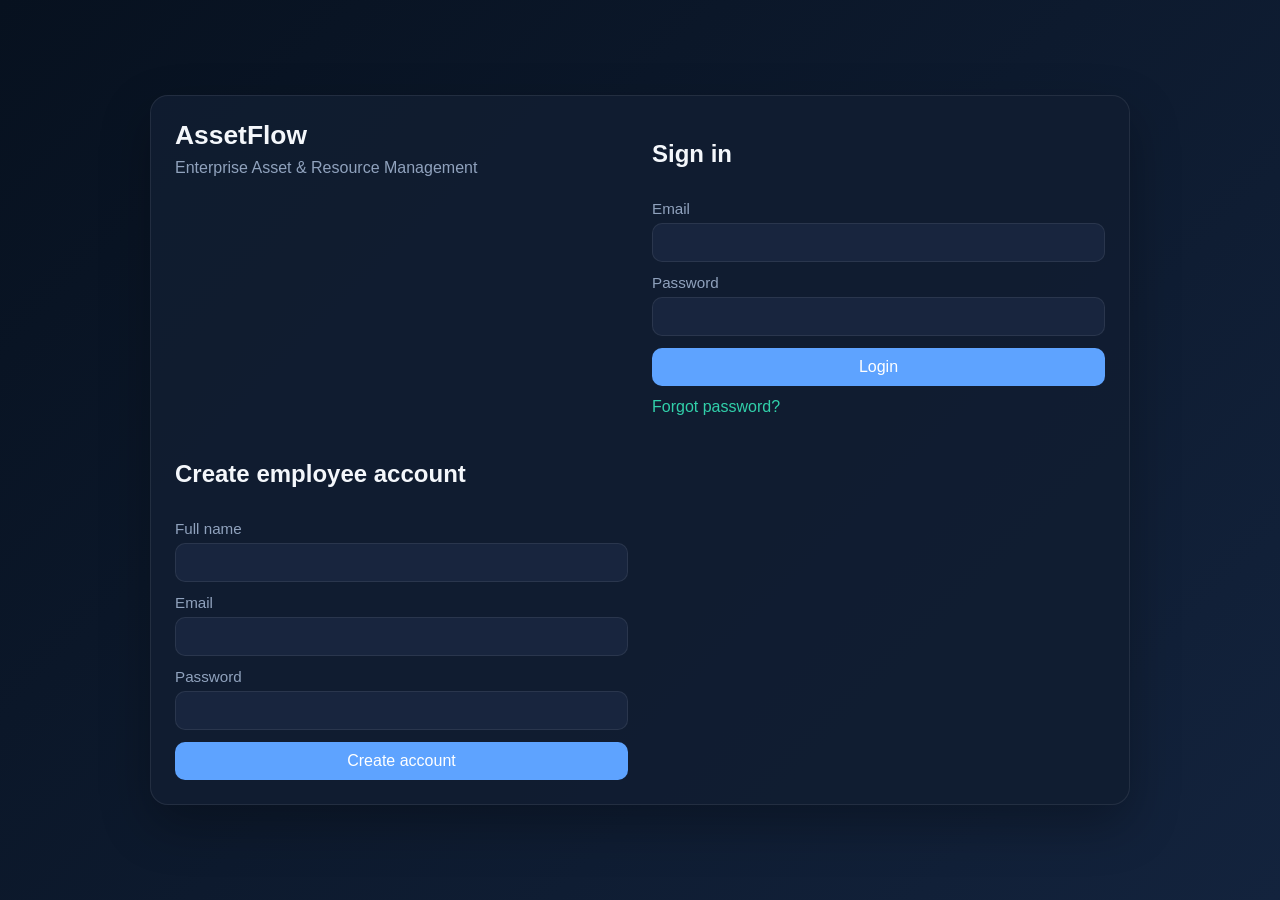
<file: admin employee/index.html>
<!DOCTYPE html>
<html lang="en">
  <head>
    <meta charset="UTF-8" />
    <meta name="viewport" content="width=device-width, initial-scale=1.0" />
    <title>AssetFlow | Enterprise Asset & Resource Management</title>
    <link rel="stylesheet" href="styles.css" />
  </head>
  <body>
    <div id="auth-screen" class="auth-shell">
      <div class="auth-card">
        <div class="brand-block">
          <h1>AssetFlow</h1>
          <p>Enterprise Asset & Resource Management</p>
        </div>
        <form id="login-form" class="stacked-form">
          <h2>Sign in</h2>
          <label>
            Email
            <input type="email" id="login-email" required />
          </label>
          <label>
            Password
            <input type="password" id="login-password" required />
          </label>
          <button type="submit">Login</button>
          <a href="#" class="text-link" id="forgot-password">Forgot password?</a>
        </form>
        <form id="signup-form" class="stacked-form">
          <h2>Create employee account</h2>
          <label>
            Full name
            <input type="text" id="signup-name" required />
          </label>
          <label>
            Email
            <input type="email" id="signup-email" required />
          </label>
          <label>
            Password
            <input type="password" id="signup-password" required />
          </label>
          <button type="submit">Create account</button>
        </form>
      </div>
    </div>

    <div id="app-shell" class="app-shell hidden">
      <aside class="sidebar">
        <div class="brand-block">
          <h2>AssetFlow</h2>
          <p>ERP-ready operations</p>
        </div>
        <nav id="sidebar-nav"></nav>
      </aside>
      <div class="main-panel">
        <header class="topbar">
          <div>
            <h3 id="page-title">Dashboard</h3>
            <p id="page-subtitle">Live overview</p>
          </div>
          <div class="topbar-actions">
            <span id="user-pill" class="pill"></span>
            <button id="logout-btn" class="secondary-btn">Logout</button>
          </div>
        </header>
        <main id="main-content"></main>
      </div>
    </div>

    <script src="app.js"></script>
  </body>
</html>
</file>
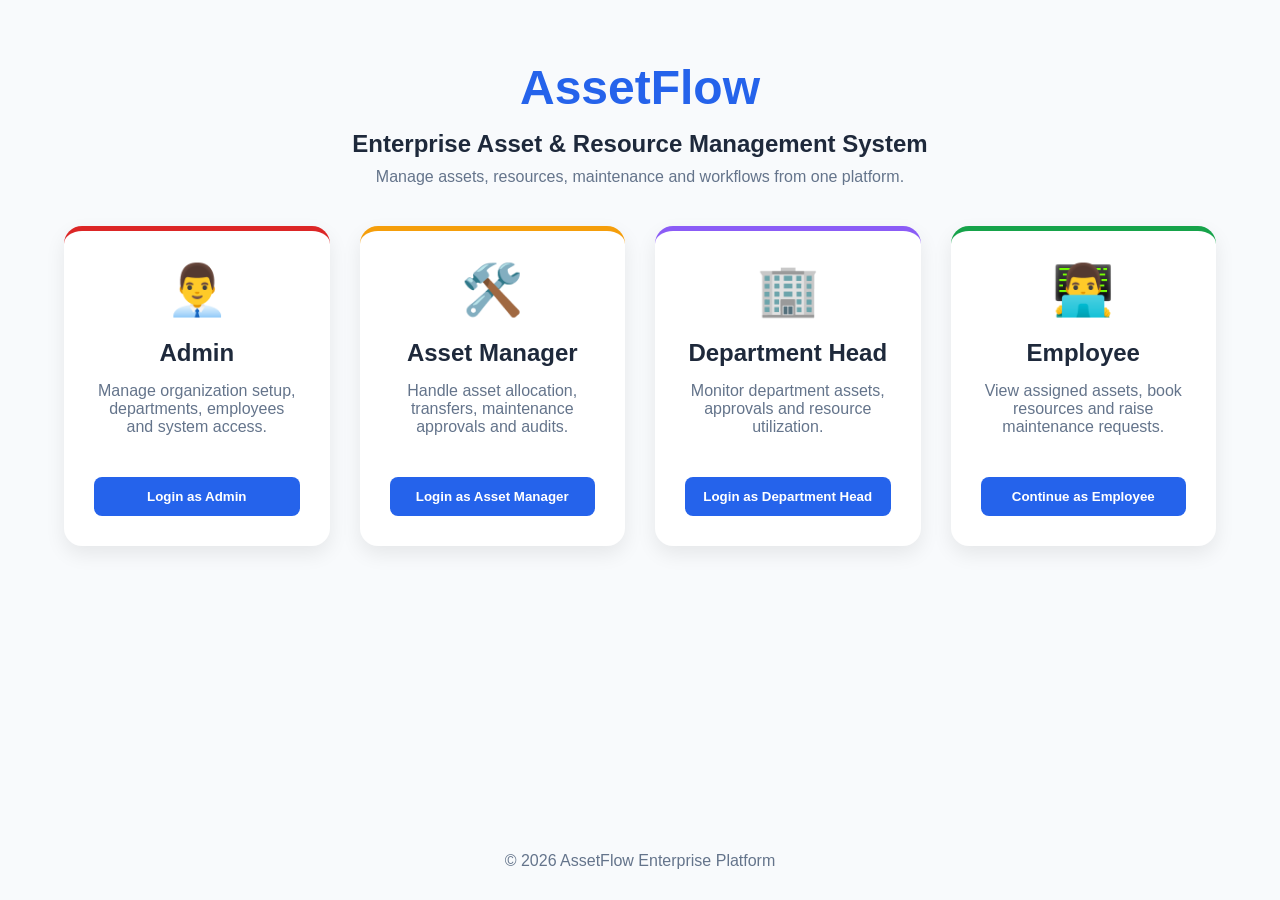
<file: landing.html>
<!doctype html>
<html lang="en">
    <head>
        <meta charset="UTF-8" />
        <meta name="viewport" content="width=device-width, initial-scale=1.0" />

        <title>AssetFlow</title>

        <link rel="stylesheet" href="landing.css" />
    </head>

    <body>
        <div class="page">
            <header class="hero">
                <h1>AssetFlow</h1>

                <p>Enterprise Asset & Resource Management System</p>

                <span>
                    Manage assets, resources, maintenance and workflows from one
                    platform.
                </span>
            </header>

            <section class="roles">
                <div class="role-card admin">
                    <div class="icon">👨‍💼</div>

                    <h2>Admin</h2>

                    <p>
                        Manage organization setup, departments, employees and
                        system access.
                    </p>

                    <button>Login as Admin</button>
                </div>

                <div class="role-card manager">
                    <div class="icon">🛠️</div>

                    <h2>Asset Manager</h2>

                    <p>
                        Handle asset allocation, transfers, maintenance
                        approvals and audits.
                    </p>

                    <button>Login as Asset Manager</button>
                </div>

                <div class="role-card head">
                    <div class="icon">🏢</div>

                    <h2>Department Head</h2>

                    <p>
                        Monitor department assets, approvals and resource
                        utilization.
                    </p>

                    <button>Login as Department Head</button>
                </div>

                <div class="role-card employee">
                    <div class="icon">👨‍💻</div>

                    <h2>Employee</h2>

                    <p>
                        View assigned assets, book resources and raise
                        maintenance requests.
                    </p>

                    <a href="employee/employee_dashboard.html">
                        <button>Continue as Employee</button>
                    </a>
                </div>
            </section>

            <footer>
                <p>© 2026 AssetFlow Enterprise Platform</p>
            </footer>
        </div>
    </body>
</html>
</file>
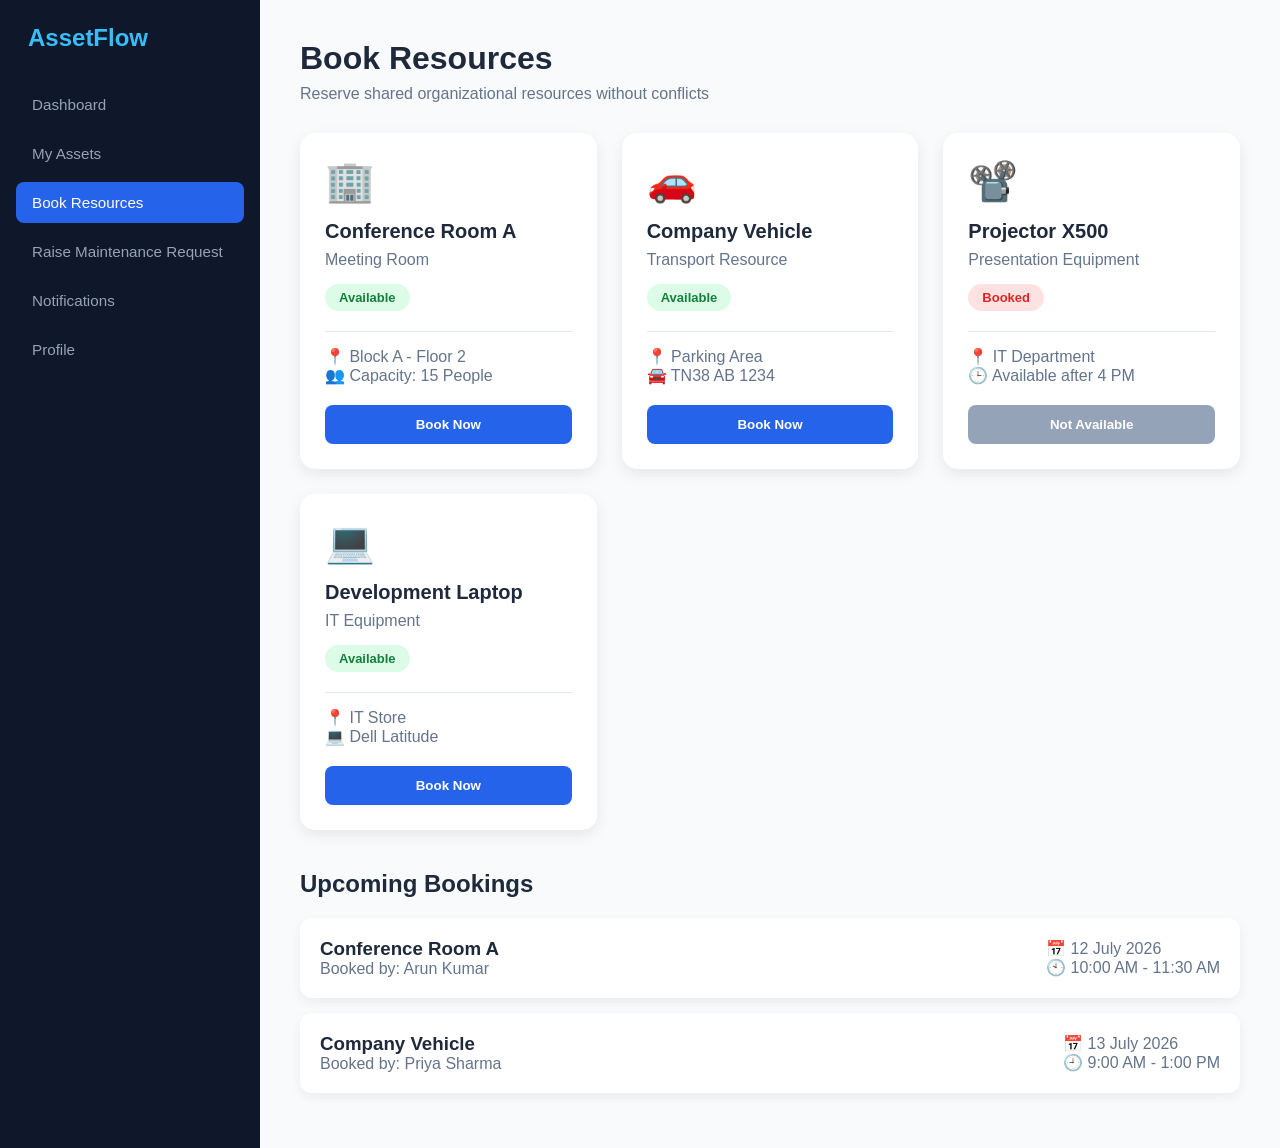
<file: employee/book-resources/book-resources.html>
<!doctype html>
<html lang="en">
    <head>
        <meta charset="UTF-8" />
        <meta name="viewport" content="width=device-width, initial-scale=1.0" />

        <link rel="stylesheet" href="book-resource.css" />

        <script src="book-resources.js" defer></script>
    </head>

    <body>
        <div class="container">
            <aside class="sidebar">
                <h2>AssetFlow</h2>

                <ul>
                    <li>
                        <a href="../employee_dashboard.html"> Dashboard </a>
                    </li>

                    <li>
                        <a href="../my-assets/my-assets.html"> My Assets </a>
                    </li>

                    <li class="active">
                        <a href="../book-resources/book-resources.html">
                            Book Resources
                        </a>
                    </li>

                    <li>
                        <a href="../raise-request/raise-request.html">
                            Raise Maintenance Request
                        </a>
                    </li>

                    <li>
                        <a href="../notification/notification.html">
                            Notifications
                        </a>
                    </li>

                    <li>
                        <a href="../profile/profile.html"> Profile </a>
                    </li>
                </ul>
            </aside>

            <main class="main-content">
                <header>
                    <h1>Book Resources</h1>

                    <p class="subtitle">
                        Reserve shared organizational resources without
                        conflicts
                    </p>
                </header>

                <section class="resource-grid">
                    <div class="resource-card">
                        <div class="icon">🏢</div>

                        <h2>Conference Room A</h2>

                        <p>Meeting Room</p>

                        <span class="available"> Available </span>

                        <div class="details">
                            <p>📍 Block A - Floor 2</p>

                            <p>👥 Capacity: 15 People</p>
                        </div>

                        <button>Book Now</button>
                    </div>

                    <div class="resource-card">
                        <div class="icon">🚗</div>

                        <h2>Company Vehicle</h2>

                        <p>Transport Resource</p>

                        <span class="available"> Available </span>

                        <div class="details">
                            <p>📍 Parking Area</p>

                            <p>🚘 TN38 AB 1234</p>
                        </div>

                        <button>Book Now</button>
                    </div>

                    <div class="resource-card">
                        <div class="icon">📽️</div>

                        <h2>Projector X500</h2>

                        <p>Presentation Equipment</p>

                        <span class="booked"> Booked </span>

                        <div class="details">
                            <p>📍 IT Department</p>

                            <p>🕒 Available after 4 PM</p>
                        </div>

                        <button disabled>Not Available</button>
                    </div>

                    <div class="resource-card">
                        <div class="icon">💻</div>

                        <h2>Development Laptop</h2>

                        <p>IT Equipment</p>

                        <span class="available"> Available </span>

                        <div class="details">
                            <p>📍 IT Store</p>

                            <p>💻 Dell Latitude</p>
                        </div>

                        <button>Book Now</button>
                    </div>
                </section>

                <section class="bookings">
                    <h2>Upcoming Bookings</h2>

                    <div class="booking-card">
                        <div>
                            <h3>Conference Room A</h3>

                            <p>Booked by: Arun Kumar</p>
                        </div>

                        <div>
                            <p>📅 12 July 2026</p>

                            <p>🕙 10:00 AM - 11:30 AM</p>
                        </div>
                    </div>

                    <div class="booking-card">
                        <div>
                            <h3>Company Vehicle</h3>

                            <p>Booked by: Priya Sharma</p>
                        </div>

                        <div>
                            <p>📅 13 July 2026</p>

                            <p>🕘 9:00 AM - 1:00 PM</p>
                        </div>
                    </div>
                </section>
            </main>
        </div>
    </body>
</html>
</file>
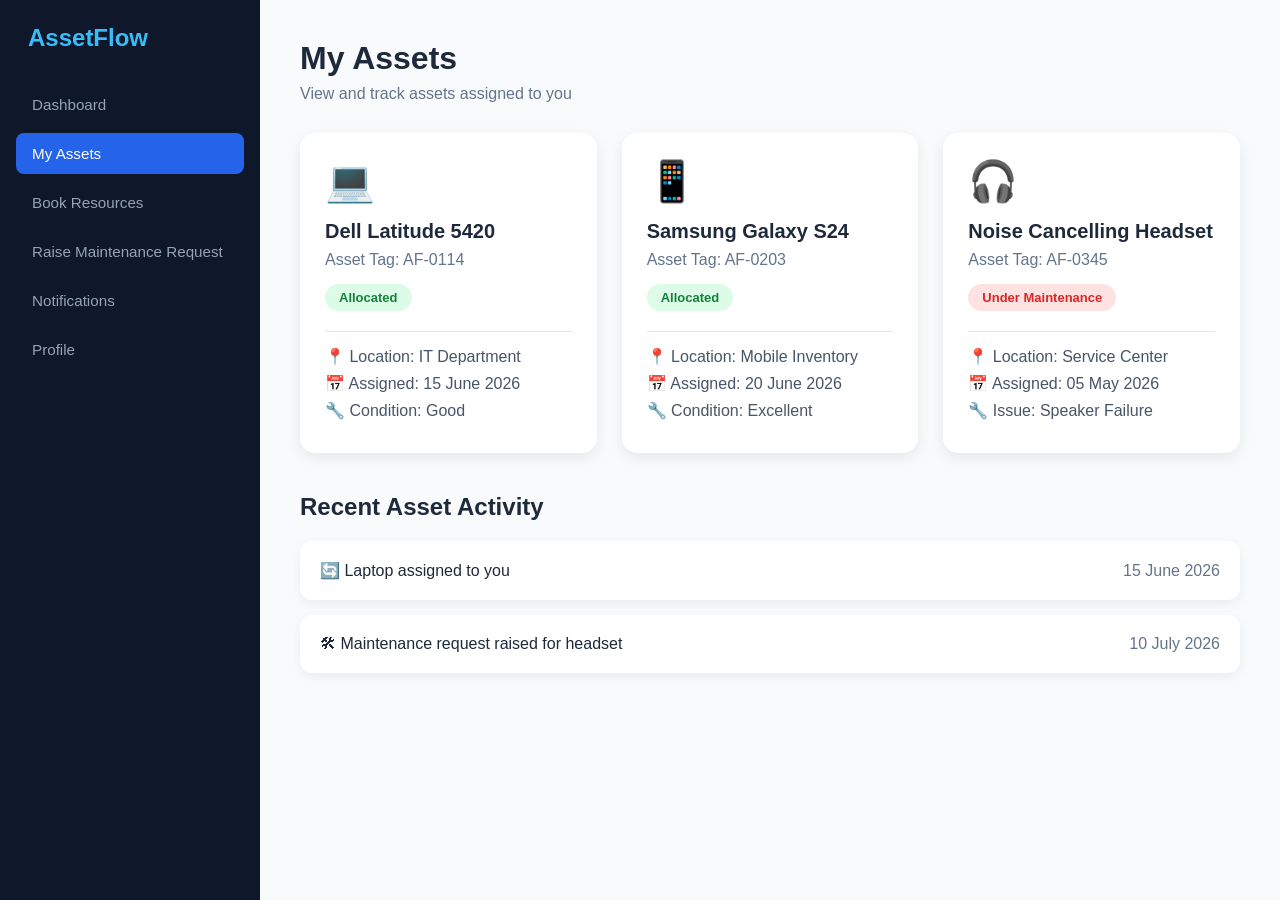
<file: employee/my-assets/my-assets.html>
<!doctype html>
<html lang="en">
    <head>
        <meta charset="UTF-8" />
        <meta name="viewport" content="width=device-width, initial-scale=1.0" />

        <link rel="stylesheet" href="my-assets.css" />
    </head>

    <body>
        <div class="container">
            <aside class="sidebar">
                <h2>AssetFlow</h2>

                <ul>
                    <li>
                        <a href="../employee_dashboard.html"> Dashboard </a>
                    </li>

                    <li class="active">
                        <a href="../my-assets/my-assets.html"> My Assets </a>
                    </li>

                    <li>
                        <a href="../book-resources/book-resources.html">
                            Book Resources
                        </a>
                    </li>

                    <li>
                        <a href="../raise-request/raise-request.html">
                            Raise Maintenance Request
                        </a>
                    </li>

                    <li>
                        <a href="../notification/notification.html">
                            Notifications
                        </a>
                    </li>

                    <li>
                        <a href="../profile/profile.html"> Profile </a>
                    </li>
                </ul>
            </aside>

            <main class="main-content">
                <header>
                    <h1>My Assets</h1>

                    <p class="subtitle">
                        View and track assets assigned to you
                    </p>
                </header>

                <section class="asset-grid">
                    <div class="asset-card">
                        <div class="asset-icon">💻</div>

                        <h2>Dell Latitude 5420</h2>

                        <p class="asset-tag">Asset Tag: AF-0114</p>

                        <span class="status allocated"> Allocated </span>

                        <div class="asset-details">
                            <p>📍 Location: IT Department</p>

                            <p>📅 Assigned: 15 June 2026</p>

                            <p>🔧 Condition: Good</p>
                        </div>
                    </div>

                    <div class="asset-card">
                        <div class="asset-icon">📱</div>

                        <h2>Samsung Galaxy S24</h2>

                        <p class="asset-tag">Asset Tag: AF-0203</p>

                        <span class="status allocated"> Allocated </span>

                        <div class="asset-details">
                            <p>📍 Location: Mobile Inventory</p>

                            <p>📅 Assigned: 20 June 2026</p>

                            <p>🔧 Condition: Excellent</p>
                        </div>
                    </div>

                    <div class="asset-card">
                        <div class="asset-icon">🎧</div>

                        <h2>Noise Cancelling Headset</h2>

                        <p class="asset-tag">Asset Tag: AF-0345</p>

                        <span class="status maintenance">
                            Under Maintenance
                        </span>

                        <div class="asset-details">
                            <p>📍 Location: Service Center</p>

                            <p>📅 Assigned: 05 May 2026</p>

                            <p>🔧 Issue: Speaker Failure</p>
                        </div>
                    </div>
                </section>

                <section class="history">
                    <h2>Recent Asset Activity</h2>

                    <div class="history-card">
                        <p>🔄 Laptop assigned to you</p>

                        <span> 15 June 2026 </span>
                    </div>

                    <div class="history-card">
                        <p>🛠 Maintenance request raised for headset</p>

                        <span> 10 July 2026 </span>
                    </div>
                </section>
            </main>
        </div>
    </body>
</html>
</file>
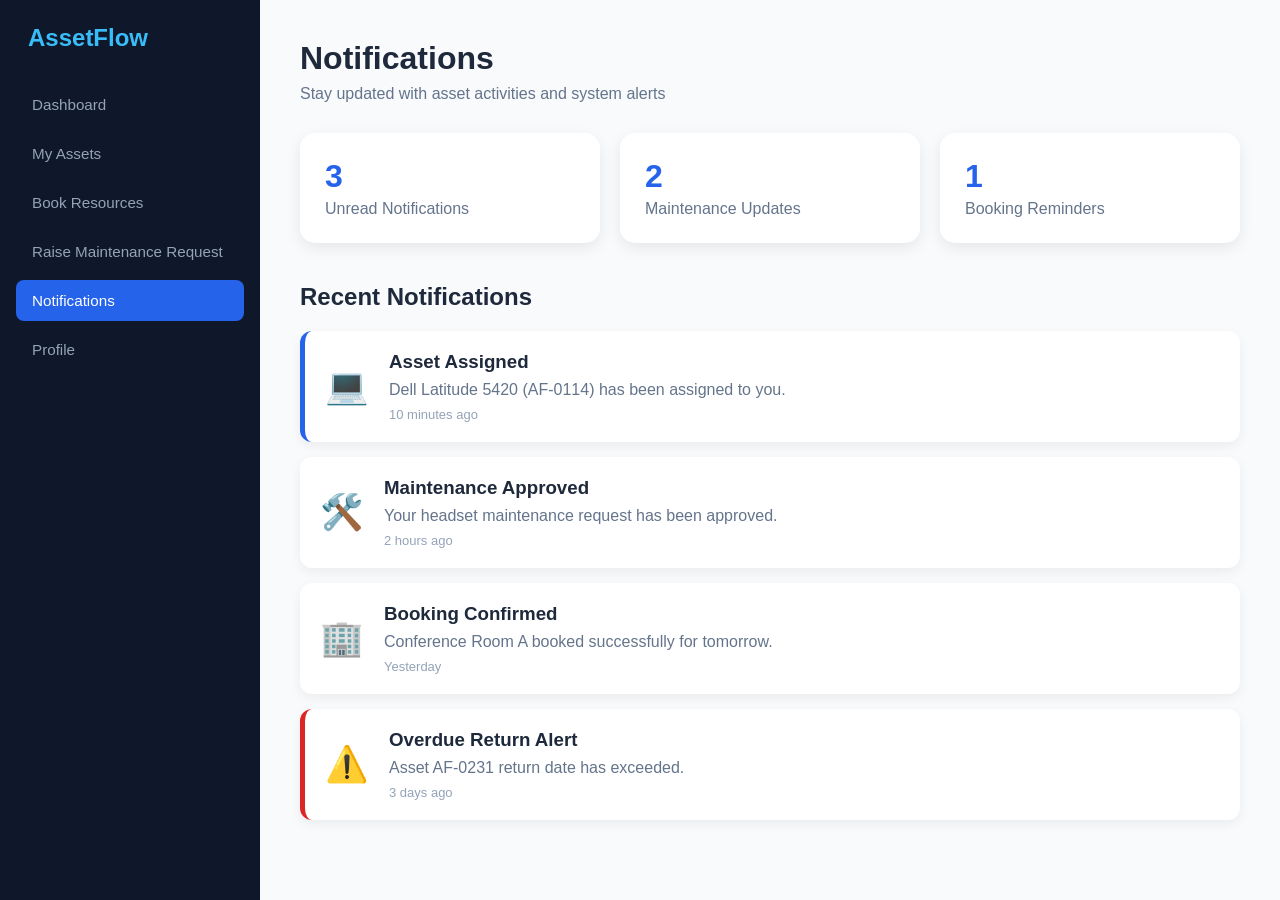
<file: employee/notification/notification.html>
<!doctype html>
<html lang="en">
    <head>
        <meta charset="UTF-8" />
        <meta name="viewport" content="width=device-width, initial-scale=1.0" />

        <link rel="stylesheet" href="notification.css" />

        <script src="notification.js" defer></script>
    </head>

    <body>
        <div class="container">
            <aside class="sidebar">
                <h2>AssetFlow</h2>

                <ul>
                    <li>
                        <a href="../employee_dashboard.html"> Dashboard </a>
                    </li>

                    <li>
                        <a href="../my-assets/my-assets.html"> My Assets </a>
                    </li>

                    <li>
                        <a href="../book-resources/book-resources.html">
                            Book Resources
                        </a>
                    </li>

                    <li>
                        <a href="../raise-request/raise-request.html">
                            Raise Maintenance Request
                        </a>
                    </li>

                    <li class="active">
                        <a href="../notification/notification.html">
                            Notifications
                        </a>
                    </li>

                    <li>
                        <a href="../profile/profile.html"> Profile </a>
                    </li>
                </ul>
            </aside>

            <main class="main-content">
                <header>
                    <h1>Notifications</h1>

                    <p class="subtitle">
                        Stay updated with asset activities and system alerts
                    </p>
                </header>

                <section class="notification-summary">
                    <div class="summary-card">
                        <h2>3</h2>

                        <p>Unread Notifications</p>
                    </div>

                    <div class="summary-card">
                        <h2>2</h2>

                        <p>Maintenance Updates</p>
                    </div>

                    <div class="summary-card">
                        <h2>1</h2>

                        <p>Booking Reminders</p>
                    </div>
                </section>

                <section class="notifications">
                    <h2>Recent Notifications</h2>

                    <div class="notification-card unread">
                        <div class="notification-icon">💻</div>

                        <div class="notification-content">
                            <h3>Asset Assigned</h3>

                            <p>
                                Dell Latitude 5420 (AF-0114) has been assigned
                                to you.
                            </p>

                            <span> 10 minutes ago </span>
                        </div>
                    </div>

                    <div class="notification-card">
                        <div class="notification-icon">🛠️</div>

                        <div class="notification-content">
                            <h3>Maintenance Approved</h3>

                            <p>
                                Your headset maintenance request has been
                                approved.
                            </p>

                            <span> 2 hours ago </span>
                        </div>
                    </div>

                    <div class="notification-card">
                        <div class="notification-icon">🏢</div>

                        <div class="notification-content">
                            <h3>Booking Confirmed</h3>

                            <p>
                                Conference Room A booked successfully for
                                tomorrow.
                            </p>

                            <span> Yesterday </span>
                        </div>
                    </div>

                    <div class="notification-card alert">
                        <div class="notification-icon">⚠️</div>

                        <div class="notification-content">
                            <h3>Overdue Return Alert</h3>

                            <p>Asset AF-0231 return date has exceeded.</p>

                            <span> 3 days ago </span>
                        </div>
                    </div>
                </section>
            </main>
        </div>
    </body>
</html>
</file>
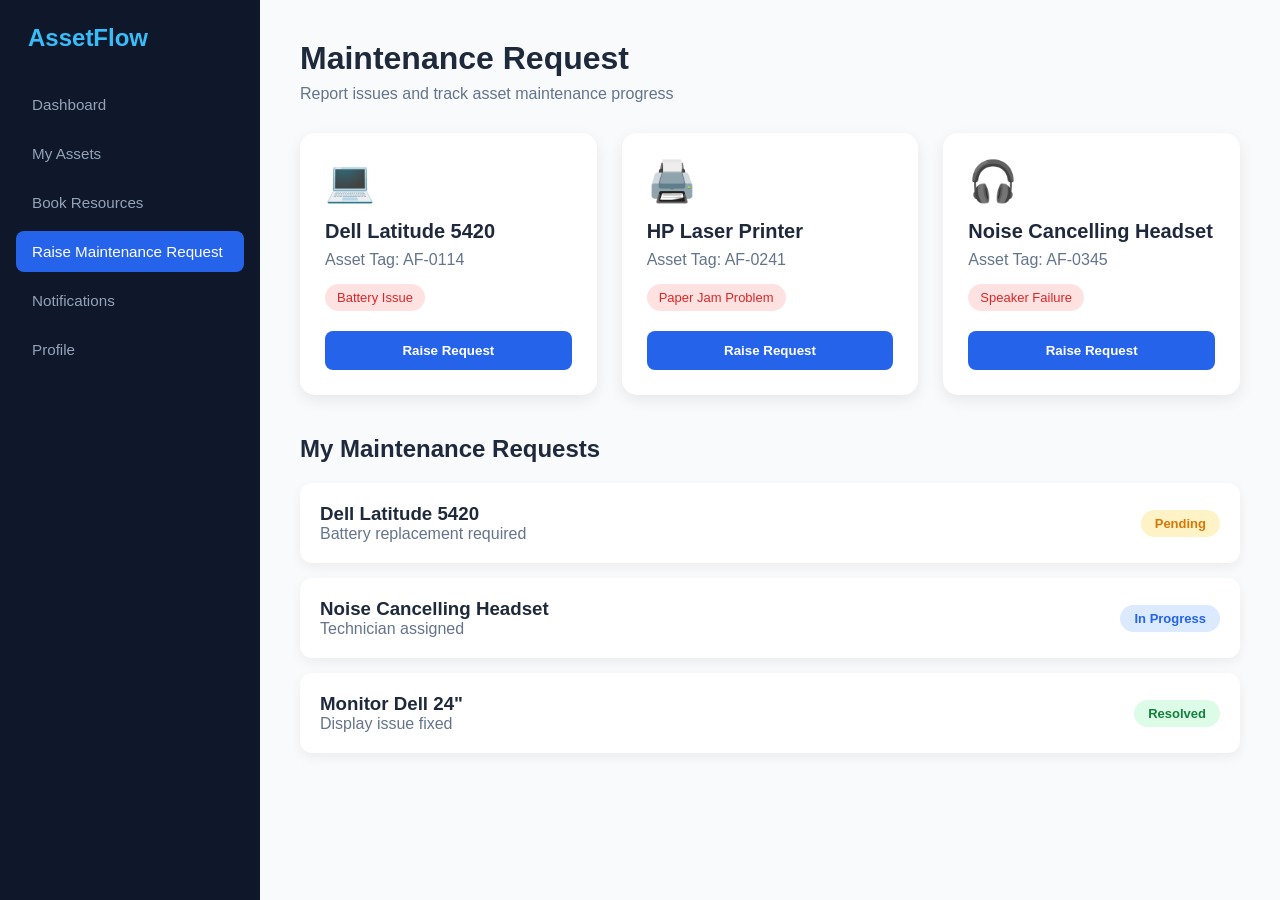
<file: employee/raise-request/raise-request.html>
<!doctype html>
<html lang="en">
    <head>
        <meta charset="UTF-8" />
        <meta name="viewport" content="width=device-width, initial-scale=1.0" />

        <link rel="stylesheet" href="raise-request.css" />

        <script src="raise-request.js" defer></script>
    </head>

    <body>
        <div class="container">
            <aside class="sidebar">
                <h2>AssetFlow</h2>

                <ul>
                    <li>
                        <a href="../employee_dashboard.html"> Dashboard </a>
                    </li>

                    <li>
                        <a href="../my-assets/my-assets.html"> My Assets </a>
                    </li>

                    <li>
                        <a href="../book-resources/book-resources.html">
                            Book Resources
                        </a>
                    </li>

                    <li class="active">
                        <a href="../raise-request/raise-request.html">
                            Raise Maintenance Request
                        </a>
                    </li>

                    <li>
                        <a href="../notification/notification.html">
                            Notifications
                        </a>
                    </li>

                    <li>
                        <a href="../profile/profile.html"> Profile </a>
                    </li>
                </ul>
            </aside>

            <main class="main-content">
                <header>
                    <h1>Maintenance Request</h1>

                    <p class="subtitle">
                        Report issues and track asset maintenance progress
                    </p>
                </header>

                <section class="request-grid">
                    <div class="request-card">
                        <div class="icon">💻</div>

                        <h2>Dell Latitude 5420</h2>

                        <p>Asset Tag: AF-0114</p>

                        <span class="issue"> Battery Issue </span>

                        <button>Raise Request</button>
                    </div>

                    <div class="request-card">
                        <div class="icon">🖨️</div>

                        <h2>HP Laser Printer</h2>

                        <p>Asset Tag: AF-0241</p>

                        <span class="issue"> Paper Jam Problem </span>

                        <button>Raise Request</button>
                    </div>

                    <div class="request-card">
                        <div class="icon">🎧</div>

                        <h2>Noise Cancelling Headset</h2>

                        <p>Asset Tag: AF-0345</p>

                        <span class="issue"> Speaker Failure </span>

                        <button>Raise Request</button>
                    </div>
                </section>

                <section class="requests">
                    <h2>My Maintenance Requests</h2>

                    <div class="request-status">
                        <div>
                            <h3>Dell Latitude 5420</h3>

                            <p>Battery replacement required</p>
                        </div>

                        <span class="pending"> Pending </span>
                    </div>

                    <div class="request-status">
                        <div>
                            <h3>Noise Cancelling Headset</h3>

                            <p>Technician assigned</p>
                        </div>

                        <span class="progress"> In Progress </span>
                    </div>

                    <div class="request-status">
                        <div>
                            <h3>Monitor Dell 24"</h3>

                            <p>Display issue fixed</p>
                        </div>

                        <span class="resolved"> Resolved </span>
                    </div>
                </section>
            </main>
        </div>
    </body>
</html>
</file>
<file: admin employee/styles.css>
:root {
  color-scheme: dark;
  --bg: #07111f;
  --panel: #111d31;
  --panel-2: #18253e;
  --accent: #5ea3ff;
  --accent-2: #31d0aa;
  --warning: #ffb84d;
  --danger: #ff6b6b;
  --text: #f4f7fb;
  --muted: #90a2bd;
  --border: rgba(255,255,255,0.08);
}
* { box-sizing: border-box; }
body {
  margin: 0;
  font-family: Inter, Segoe UI, Arial, sans-serif;
  background: linear-gradient(135deg, #07111f, #13233d);
  color: var(--text);
}
button, input, select, textarea { font: inherit; }
button { cursor: pointer; }
a { color: var(--accent); }
.hidden { display: none !important; }
.auth-shell {
  min-height: 100vh;
  display: grid;
  place-items: center;
  padding: 20px;
}
.auth-card, .sidebar, .main-panel, .card, .table-card, .form-card {
  background: rgba(17,29,49,0.9);
  border: 1px solid var(--border);
  border-radius: 18px;
  box-shadow: 0 20px 50px rgba(0,0,0,0.28);
}
.auth-card {
  width: min(980px, 100%);
  display: grid;
  grid-template-columns: 1fr 1fr;
  padding: 24px;
  gap: 24px;
}
.brand-block h1, .brand-block h2 { margin: 0 0 8px; font-size: 1.65rem; }
.brand-block p { margin: 0; color: var(--muted); }
.stacked-form { display: flex; flex-direction: column; gap: 12px; }
.stacked-form label { display: flex; flex-direction: column; gap: 6px; color: var(--muted); font-size: 0.95rem; }
input, select, textarea {
  background: var(--panel-2);
  border: 1px solid var(--border);
  color: var(--text);
  padding: 10px 12px;
  border-radius: 10px;
}
button {
  border: none;
  border-radius: 10px;
  padding: 10px 14px;
  background: var(--accent);
  color: white;
  transition: transform 0.18s ease;
}
button:hover { transform: translateY(-1px); }
.secondary-btn { background: #2c3b57; }
.text-link { color: var(--accent-2); text-decoration: none; }
.app-shell { display: grid; grid-template-columns: 280px 1fr; min-height: 100vh; }
.sidebar { margin: 16px; padding: 20px; display: flex; flex-direction: column; gap: 18px; }
.sidebar nav { display: flex; flex-direction: column; gap: 8px; }
.nav-btn {
  text-align: left;
  background: transparent;
  color: var(--text);
  padding: 12px 14px;
  border: 1px solid transparent;
}
.nav-btn.active { background: var(--panel-2); border-color: var(--accent); }
.main-panel { margin: 16px 16px 16px 0; padding: 20px; display: flex; flex-direction: column; gap: 16px; }
.topbar { display: flex; justify-content: space-between; align-items: center; background: rgba(17,29,49,0.8); border: 1px solid var(--border); border-radius: 16px; padding: 16px 18px; }
.topbar-actions { display: flex; align-items: center; gap: 10px; }
.pill { background: var(--panel-2); padding: 8px 12px; border-radius: 999px; color: var(--accent-2); }
.grid { display: grid; gap: 16px; }
.grid-2 { grid-template-columns: repeat(2, minmax(0, 1fr)); }
.grid-3 { grid-template-columns: repeat(3, minmax(0, 1fr)); }
.card { padding: 16px; }
.stat-number { font-size: 1.5rem; font-weight: 700; margin: 8px 0 4px; }
.muted { color: var(--muted); }
.muted.small { font-size: 0.85rem; }
.table-card { padding: 16px; overflow-x: auto; }
table { width: 100%; border-collapse: collapse; }
th, td { padding: 10px 8px; text-align: left; border-bottom: 1px solid var(--border); }
.badge { display: inline-block; padding: 4px 8px; border-radius: 999px; font-size: 0.8rem; }
.badge.success { background: rgba(49,208,170,0.16); color: var(--accent-2); }
.badge.warning { background: rgba(255,184,77,0.16); color: var(--warning); }
.badge.danger { background: rgba(255,107,107,0.16); color: var(--danger); }
.form-card { padding: 16px; }
.form-grid { display: grid; grid-template-columns: repeat(2, minmax(0, 1fr)); gap: 12px; }
.form-grid .full { grid-column: 1 / -1; }
.row { display: flex; gap: 10px; align-items: center; flex-wrap: wrap; }
.section-title { margin: 0 0 10px; }
.list { display: flex; flex-direction: column; gap: 10px; }
.list-item { padding: 12px; border: 1px solid var(--border); border-radius: 12px; background: rgba(255,255,255,0.03); }
.inline-actions { display: flex; gap: 8px; flex-wrap: wrap; }
@media (max-width: 900px) {
  .auth-card { grid-template-columns: 1fr; }
  .app-shell { grid-template-columns: 1fr; }
  .sidebar { margin-bottom: 0; }
  .main-panel { margin: 0 16px 16px; }
  .form-grid, .grid-2, .grid-3 { grid-template-columns: 1fr; }
}
</file>
<file: landing.css>
/* ==========================================================================
   Global
   ========================================================================== */

* {
    margin: 0;

    padding: 0;

    box-sizing: border-box;

    font-family:
        -apple-system, BlinkMacSystemFont, "Segoe UI", Roboto, Arial, sans-serif;
}

body {
    min-height: 100vh;

    background: #f8fafc;

    color: #1e293b;
}

/* ==========================================================================
   Page
   ========================================================================== */

.page {
    min-height: 100vh;

    display: flex;

    flex-direction: column;

    align-items: center;
}

/* ==========================================================================
   Hero
   ========================================================================== */

.hero {
    text-align: center;

    padding: 60px 20px 40px;
}

.hero h1 {
    font-size: 48px;

    color: #2563eb;

    margin-bottom: 15px;
}

.hero p {
    font-size: 24px;

    font-weight: 600;

    margin-bottom: 10px;
}

.hero span {
    color: #64748b;

    font-size: 16px;
}

/* ==========================================================================
   Role Cards
   ========================================================================== */

.roles {
    width: 90%;

    max-width: 1200px;

    display: grid;

    grid-template-columns: repeat(auto-fit, minmax(250px, 1fr));

    gap: 30px;
}

.role-card {
    background: white;

    padding: 30px;

    border-radius: 18px;

    text-align: center;

    box-shadow: 0 8px 20px rgba(0, 0, 0, 0.08);

    transition: 0.3s;
}

.role-card:hover {
    transform: translateY(-5px);
}

.icon {
    font-size: 50px;

    margin-bottom: 20px;
}

.role-card h2 {
    margin-bottom: 15px;
}

.role-card p {
    color: #64748b;

    min-height: 70px;
}

/* Buttons */

button {
    width: 100%;

    margin-top: 25px;

    padding: 12px;

    border: none;

    border-radius: 8px;

    background: #2563eb;

    color: white;

    font-weight: 600;

    cursor: pointer;
}

button:hover {
    background: #1d4ed8;
}

a {
    text-decoration: none;
}

/* Role Colors */

.admin {
    border-top: 5px solid #dc2626;
}

.manager {
    border-top: 5px solid #f59e0b;
}

.head {
    border-top: 5px solid #8b5cf6;
}

.employee {
    border-top: 5px solid #16a34a;
}

/* ==========================================================================
   Footer
   ========================================================================== */

footer {
    margin-top: auto;

    padding: 30px;

    color: #64748b;
}

/* ==========================================================================
   Responsive
   ========================================================================== */

@media (max-width: 700px) {
    .hero h1 {
        font-size: 36px;
    }

    .hero p {
        font-size: 20px;
    }
}
</file>
<file: employee/book-resources/book-resource.css>
/* ==========================================================================
   Global
   ========================================================================== */

* {
    margin: 0;
    padding: 0;
    box-sizing: border-box;

    font-family:
        -apple-system, BlinkMacSystemFont, "Segoe UI", Roboto, Helvetica, Arial,
        sans-serif;
}

body {
    background: #f8fafc;

    color: #1e293b;
}

/* ==========================================================================
   Layout
   ========================================================================== */

.container {
    display: flex;

    width: 100%;

    min-height: 100vh;
}

/* ==========================================================================
   Sidebar
   ========================================================================== */

.sidebar {
    width: 260px;

    min-height: 100vh;

    background: #0f172a;

    color: white;

    padding: 24px 16px;

    display: flex;

    flex-direction: column;

    flex-shrink: 0;
}

.sidebar h2 {
    font-size: 1.5rem;

    font-weight: 700;

    margin-bottom: 32px;

    padding-left: 12px;

    color: #38bdf8;
}

.sidebar ul {
    list-style: none;

    display: flex;

    flex-direction: column;

    gap: 8px;
}

.sidebar li {
    border-radius: 8px;

    overflow: hidden;
}

.sidebar li a {
    display: block;

    width: 100%;

    padding: 12px 16px;

    text-decoration: none;

    color: #94a3b8;

    font-size: 0.95rem;
}

.sidebar li:hover {
    background: #1e293b;
}

.sidebar li:hover a {
    color: white;
}

.sidebar li.active {
    background: #2563eb;
}

.sidebar li.active a {
    color: white;
}

/* ==========================================================================
   Main Content
   ========================================================================== */

.main-content {
    flex: 1;

    padding: 40px;
}

.main-content h1 {
    font-size: 32px;

    margin-bottom: 8px;
}

.subtitle {
    color: #64748b;
}

/* ==========================================================================
   Resource Cards
   ========================================================================== */

.resource-grid {
    display: grid;

    grid-template-columns: repeat(auto-fit, minmax(280px, 1fr));

    gap: 25px;

    margin-top: 30px;
}

.resource-card {
    background: white;

    padding: 25px;

    border-radius: 15px;

    box-shadow: 0 5px 15px rgba(0, 0, 0, 0.08);
}

.icon {
    font-size: 40px;

    margin-bottom: 15px;
}

.resource-card h2 {
    font-size: 20px;

    margin-bottom: 8px;
}

.resource-card p {
    color: #64748b;
}

/* ==========================================================================
   Status
   ========================================================================== */

.available,
.booked {
    display: inline-block;

    margin-top: 15px;

    padding: 6px 14px;

    border-radius: 20px;

    font-size: 13px;

    font-weight: 600;
}

.available {
    background: #dcfce7;

    color: #15803d;
}

.booked {
    background: #fee2e2;

    color: #dc2626;
}

.details {
    margin-top: 20px;

    padding-top: 15px;

    border-top: 1px solid #e2e8f0;
}

/* ==========================================================================
   Buttons
   ========================================================================== */

button {
    width: 100%;

    margin-top: 20px;

    padding: 12px;

    border: none;

    border-radius: 8px;

    background: #2563eb;

    color: white;

    font-weight: 600;

    cursor: pointer;
}

button:hover {
    background: #1d4ed8;
}

button:disabled {
    background: #94a3b8;

    cursor: not-allowed;
}

/* ==========================================================================
   Upcoming Bookings
   ========================================================================== */

.bookings {
    margin-top: 40px;
}

.bookings h2 {
    margin-bottom: 20px;
}

.booking-card {
    background: white;

    padding: 20px;

    border-radius: 12px;

    margin-bottom: 15px;

    display: flex;

    justify-content: space-between;

    align-items: center;

    box-shadow: 0 4px 12px rgba(0, 0, 0, 0.06);
}

.booking-card p {
    color: #64748b;
}

/* ==========================================================================
   Responsive
   ========================================================================== */

@media (max-width: 900px) {
    .container {
        flex-direction: column;
    }

    .sidebar {
        width: 100%;

        min-height: auto;
    }

    .booking-card {
        flex-direction: column;

        align-items: flex-start;

        gap: 10px;
    }
}
</file>
<file: employee/my-assets/my-assets.css>
/* ==========================================================================
   Global
   ========================================================================== */

* {
    margin: 0;
    padding: 0;
    box-sizing: border-box;

    font-family:
        -apple-system, BlinkMacSystemFont, "Segoe UI", Roboto, Helvetica, Arial,
        sans-serif;
}

html,
body {
    width: 100%;
    height: 100%;
}

body {
    background-color: #f8fafc;

    color: #1e293b;
}

/* ==========================================================================
   Main Layout
   ========================================================================== */

.container {
    display: flex;

    width: 100%;

    min-height: 100vh;
}

/* ==========================================================================
   Sidebar
   ========================================================================== */

.sidebar {
    width: 260px;

    min-height: 100vh;

    background-color: #0f172a;

    color: white;

    padding: 24px 16px;

    display: flex;

    flex-direction: column;

    flex-shrink: 0;
}

.sidebar h2 {
    font-size: 1.5rem;

    font-weight: 700;

    margin-bottom: 32px;

    padding-left: 12px;

    color: #38bdf8;
}

.sidebar ul {
    list-style: none;

    display: flex;

    flex-direction: column;

    gap: 8px;
}

.sidebar li {
    width: 100%;

    border-radius: 8px;

    overflow: hidden;
}

.sidebar li a {
    display: block;

    width: 100%;

    padding: 12px 16px;

    text-decoration: none;

    color: #94a3b8;

    font-size: 0.95rem;

    font-weight: 500;
}

.sidebar li:hover {
    background-color: #1e293b;
}

.sidebar li:hover a {
    color: #f8fafc;
}

.sidebar li.active {
    background-color: #2563eb;
}

.sidebar li.active a {
    color: white;
}

/* Logout support */

.sidebar .logout {
    margin-top: auto;
}

.sidebar .logout a {
    color: #f87171;
}

.sidebar .logout:hover {
    background-color: #451a03;
}

.sidebar .logout:hover a {
    color: #fecaca;
}

/* ==========================================================================
   Main Content
   ========================================================================== */

.main-content {
    flex: 1;

    min-height: 100vh;

    padding: 40px;

    overflow-y: auto;
}

.main-content h1 {
    font-size: 32px;

    margin-bottom: 8px;
}

.subtitle {
    color: #64748b;
}

/* ==========================================================================
   Asset Cards
   ========================================================================== */

.asset-grid {
    display: grid;

    grid-template-columns: repeat(auto-fit, minmax(280px, 1fr));

    gap: 25px;

    margin-top: 30px;
}

.asset-card {
    background: white;

    padding: 25px;

    border-radius: 15px;

    box-shadow: 0 5px 15px rgba(0, 0, 0, 0.08);
}

.asset-icon {
    font-size: 40px;

    margin-bottom: 15px;
}

.asset-card h2 {
    font-size: 20px;

    margin-bottom: 8px;
}

.asset-tag {
    color: #64748b;

    margin-bottom: 15px;
}

/* ==========================================================================
   Asset Status
   ========================================================================== */

.status {
    display: inline-block;

    padding: 6px 14px;

    border-radius: 20px;

    font-size: 13px;

    font-weight: 600;
}

.allocated {
    background: #dcfce7;

    color: #15803d;
}

.maintenance {
    background: #fee2e2;

    color: #dc2626;
}

/* ==========================================================================
   Asset Details
   ========================================================================== */

.asset-details {
    margin-top: 20px;

    padding-top: 15px;

    border-top: 1px solid #e2e8f0;
}

.asset-details p {
    margin-bottom: 8px;

    color: #475569;
}

/* ==========================================================================
   Asset History
   ========================================================================== */

.history {
    margin-top: 40px;
}

.history h2 {
    margin-bottom: 20px;
}

.history-card {
    background: white;

    padding: 20px;

    border-radius: 12px;

    margin-bottom: 15px;

    display: flex;

    justify-content: space-between;

    align-items: center;

    box-shadow: 0 4px 12px rgba(0, 0, 0, 0.06);
}

.history-card span {
    color: #64748b;
}

/* ==========================================================================
   Responsive
   ========================================================================== */

@media (max-width: 900px) {
    .container {
        flex-direction: column;
    }

    .sidebar {
        width: 100%;

        min-height: auto;
    }

    .history-card {
        flex-direction: column;

        align-items: flex-start;

        gap: 10px;
    }
}
</file>
<file: employee/notification/notification.css>
* {
    margin: 0;
    padding: 0;
    box-sizing: border-box;
    font-family:
        -apple-system, BlinkMacSystemFont, "Segoe UI", Roboto, Helvetica, Arial,
        sans-serif;
}

body {
    background-color: #f8fafc;
    color: #1e293b;
    min-height: 100vh;
}

/* ==========================================================================
   2. Layout Container (Sidebar + Main Content)
   ========================================================================== */
.container {
    display: flex;
    min-height: 100vh;
}

/* ==========================================================================
   3. Sidebar Navigation
   ========================================================================== */
.sidebar {
    width: 260px;

    min-height: 100vh;

    background-color: #0f172a;

    color: white;

    padding: 24px 16px;

    display: flex;

    flex-direction: column;

    flex-shrink: 0;
}

.sidebar h2 {
    font-size: 1.5rem;

    font-weight: 700;

    margin-bottom: 32px;

    padding-left: 12px;

    color: #38bdf8;
}

.sidebar ul {
    list-style: none;

    display: flex;

    flex-direction: column;

    gap: 8px;
}

.sidebar li {
    width: 100%;

    border-radius: 8px;

    overflow: hidden;
}

.sidebar li a {
    display: block;

    width: 100%;

    padding: 12px 16px;

    text-decoration: none;

    color: #94a3b8;

    font-size: 0.95rem;

    font-weight: 500;
}

.sidebar li:hover {
    background-color: #1e293b;
}

.sidebar li:hover a {
    color: #f8fafc;
}

.sidebar li.active {
    background-color: #2563eb;
}

.sidebar li.active a {
    color: white;
}
/* Main Content */

.main-content {
    flex: 1;

    padding: 40px;

    overflow: auto;
}

.main-content h1 {
    font-size: 32px;

    margin-bottom: 8px;
}

.subtitle {
    color: #64748b;
}

/* Summary Cards */

.notification-summary {
    display: grid;

    grid-template-columns: repeat(auto-fit, minmax(220px, 1fr));

    gap: 20px;

    margin-top: 30px;
}

.summary-card {
    background: white;

    padding: 25px;

    border-radius: 15px;

    box-shadow: 0 5px 15px rgba(0, 0, 0, 0.08);
}

.summary-card h2 {
    font-size: 32px;

    color: #2563eb;
}

.summary-card p {
    color: #64748b;

    margin-top: 5px;
}

/* Notification List */

.notifications {
    margin-top: 40px;
}

.notifications h2 {
    margin-bottom: 20px;
}

.notification-card {
    background: white;

    padding: 20px;

    border-radius: 12px;

    margin-bottom: 15px;

    display: flex;

    gap: 20px;

    align-items: center;

    box-shadow: 0 4px 12px rgba(0, 0, 0, 0.06);
}

.notification-icon {
    font-size: 35px;
}

.notification-content h3 {
    margin-bottom: 8px;
}

.notification-content p {
    color: #64748b;
}

.notification-content span {
    display: block;

    margin-top: 8px;

    font-size: 13px;

    color: #94a3b8;
}

/* Unread Notification */

.notification-card.unread {
    border-left: 5px solid #2563eb;
}

/* Warning Notification */

.notification-card.alert {
    border-left: 5px solid #dc2626;
}

@media (max-width: 900px) {
    .notification-card {
        align-items: flex-start;
    }
}
</file>
<file: employee/raise-request/raise-request.css>
* {
    margin: 0;
    padding: 0;
    box-sizing: border-box;
    font-family:
        -apple-system, BlinkMacSystemFont, "Segoe UI", Roboto, Helvetica, Arial,
        sans-serif;
}

body {
    background-color: #f8fafc;
    color: #1e293b;
    min-height: 100vh;
}

/* ==========================================================================
   2. Layout Container (Sidebar + Main Content)
   ========================================================================== */
.container {
    display: flex;
    min-height: 100vh;
}

.sidebar {
    width: 260px;

    min-height: 100vh;

    background-color: #0f172a;

    color: white;

    padding: 24px 16px;

    display: flex;

    flex-direction: column;

    flex-shrink: 0;
}

.sidebar h2 {
    font-size: 1.5rem;

    font-weight: 700;

    margin-bottom: 32px;

    padding-left: 12px;

    color: #38bdf8;
}

.sidebar ul {
    list-style: none;

    display: flex;

    flex-direction: column;

    gap: 8px;
}

.sidebar li {
    width: 100%;

    border-radius: 8px;

    overflow: hidden;
}

.sidebar li a {
    display: block;

    width: 100%;

    padding: 12px 16px;

    text-decoration: none;

    color: #94a3b8;

    font-size: 0.95rem;

    font-weight: 500;
}

.sidebar li:hover {
    background-color: #1e293b;
}

.sidebar li:hover a {
    color: #f8fafc;
}

.sidebar li.active {
    background-color: #2563eb;
}

.sidebar li.active a {
    color: white;
}
/* Main Content */

.main-content {
    flex: 1;

    padding: 40px;

    overflow: auto;
}

.main-content h1 {
    font-size: 32px;

    margin-bottom: 8px;
}

.subtitle {
    color: #64748b;
}

/* Request Cards */

.request-grid {
    display: grid;

    grid-template-columns: repeat(auto-fit, minmax(280px, 1fr));

    gap: 25px;

    margin-top: 30px;
}

.request-card {
    background: white;

    padding: 25px;

    border-radius: 15px;

    box-shadow: 0 5px 15px rgba(0, 0, 0, 0.08);
}

.icon {
    font-size: 40px;

    margin-bottom: 15px;
}

.request-card h2 {
    font-size: 20px;

    margin-bottom: 8px;
}

.request-card p {
    color: #64748b;
}

.issue {
    display: inline-block;

    margin-top: 15px;

    padding: 6px 12px;

    background: #fee2e2;

    color: #dc2626;

    border-radius: 20px;

    font-size: 13px;
}

button {
    margin-top: 20px;

    width: 100%;

    padding: 12px;

    border: none;

    border-radius: 8px;

    background: #2563eb;

    color: white;

    cursor: pointer;

    font-weight: 600;
}

button:hover {
    background: #1d4ed8;
}

/* Existing Requests */

.requests {
    margin-top: 40px;
}

.requests h2 {
    margin-bottom: 20px;
}

.request-status {
    background: white;

    padding: 20px;

    border-radius: 12px;

    margin-bottom: 15px;

    display: flex;

    justify-content: space-between;

    align-items: center;

    box-shadow: 0 4px 12px rgba(0, 0, 0, 0.06);
}

.request-status p {
    color: #64748b;
}

.request-status span {
    padding: 6px 14px;

    border-radius: 20px;

    font-size: 13px;

    font-weight: 600;
}

.pending {
    background: #fef3c7;

    color: #d97706;
}

.progress {
    background: #dbeafe;

    color: #2563eb;
}

.resolved {
    background: #dcfce7;

    color: #15803d;
}

@media (max-width: 900px) {
    .request-status {
        flex-direction: column;

        align-items: flex-start;

        gap: 10px;
    }
}
</file>
